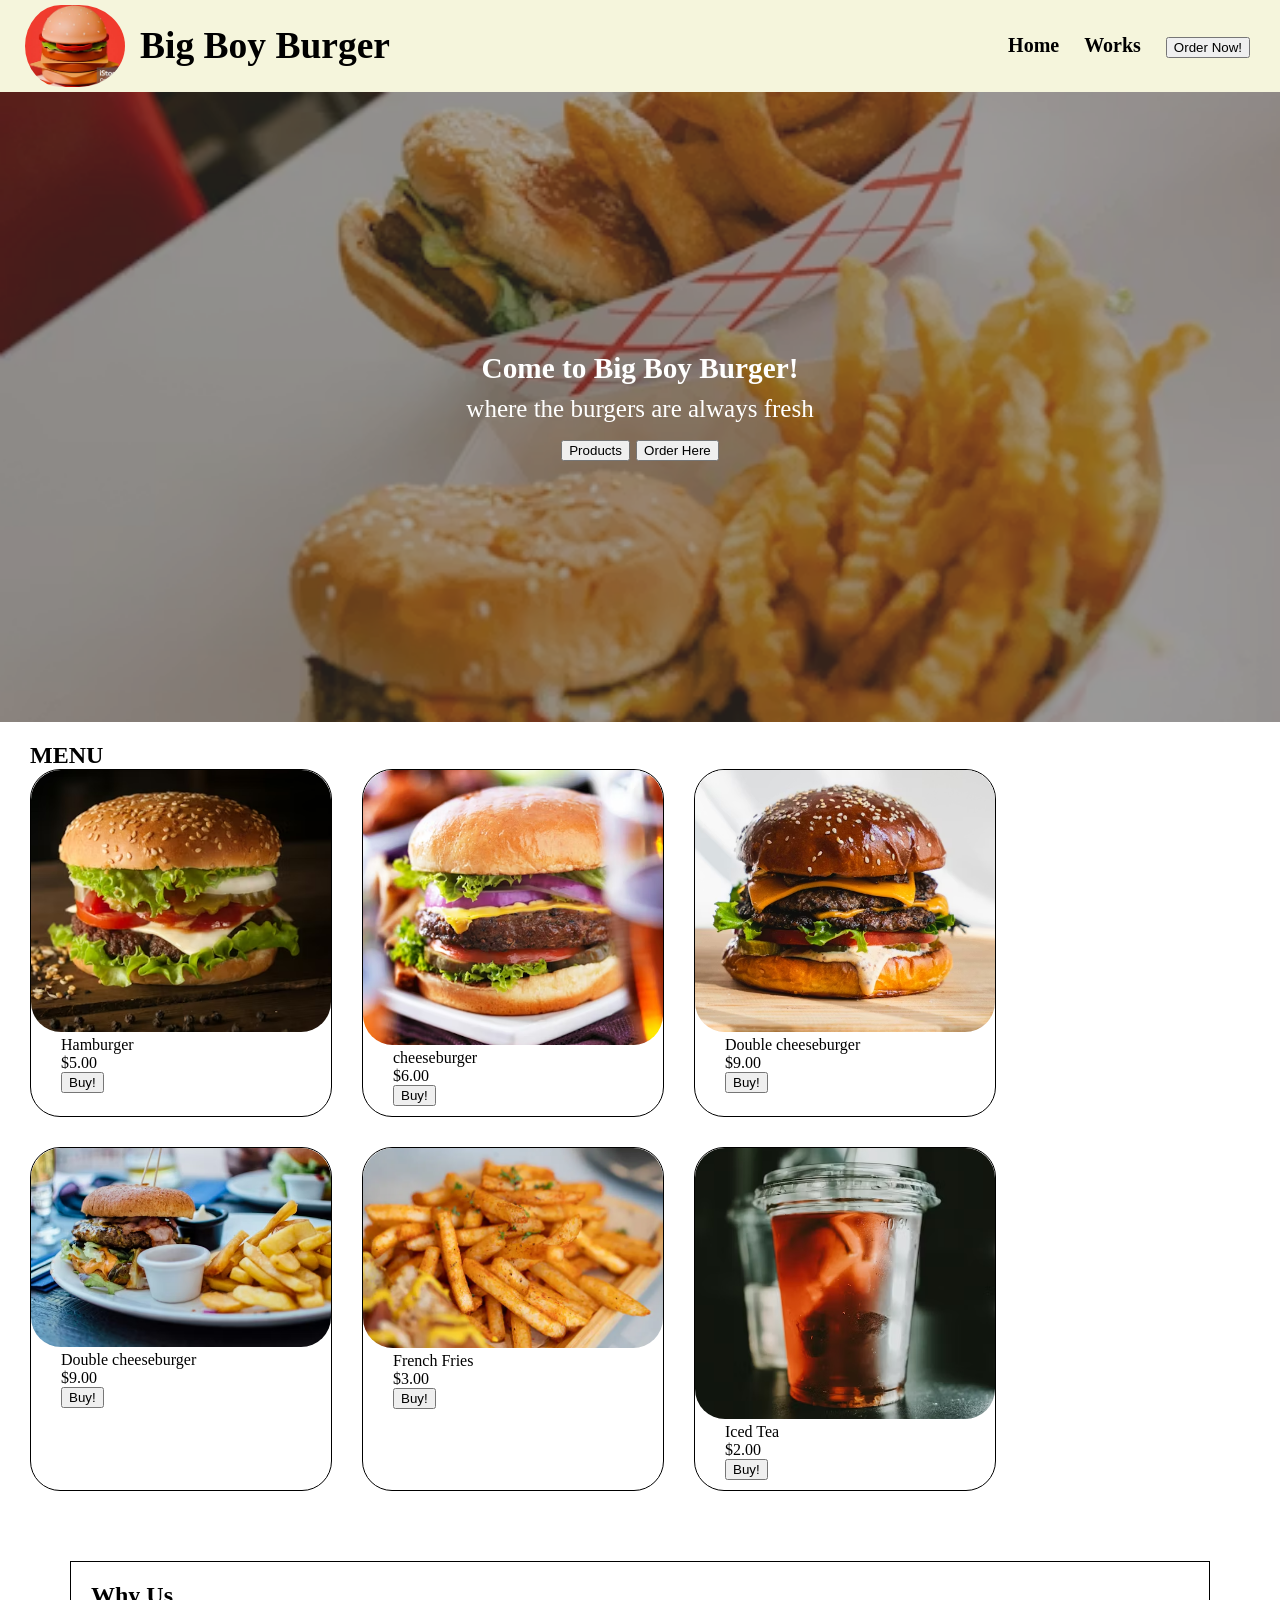
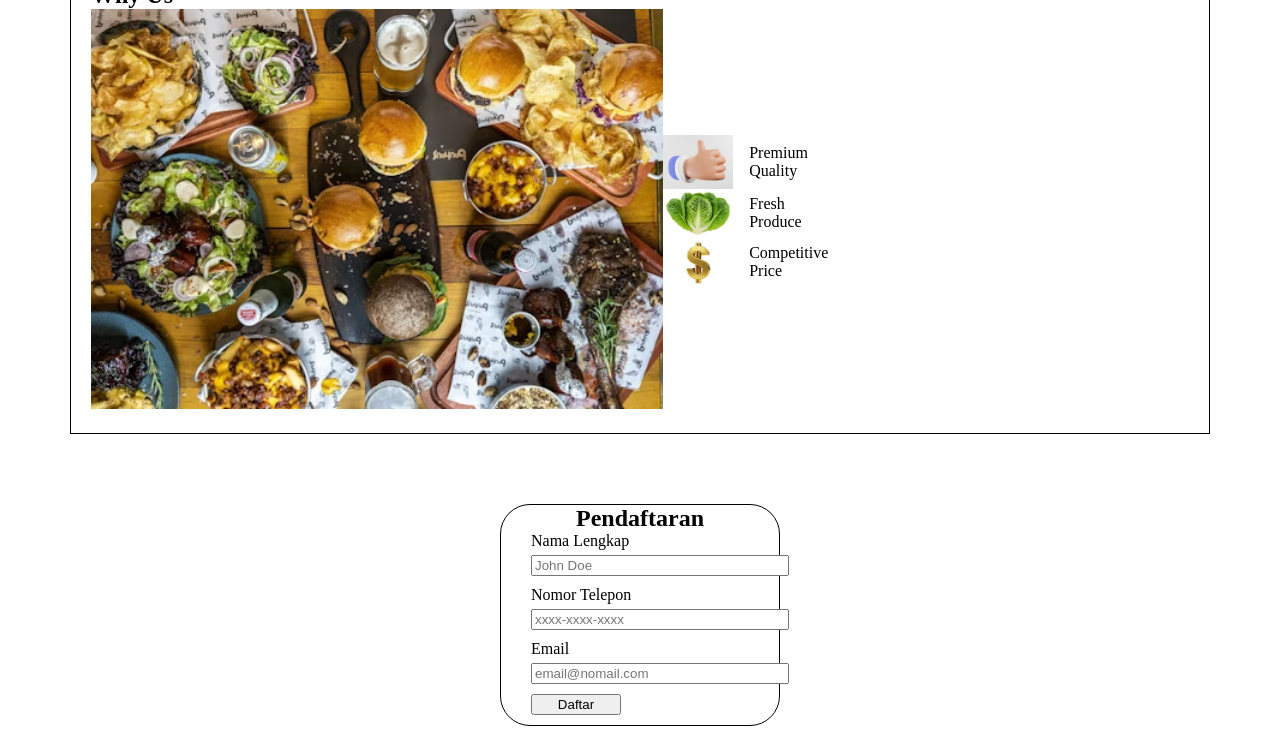
<file: index.html>
<!DOCTYPE html>
<html lang="en">

<head>
    <meta charset="UTF-8">
    <meta name="viewport" content="width=device-width, initial-scale=1.0">
    <title>Document</title>
    <link rel="stylesheet" href="styles.css">
</head>

<body>

    <header>
        <div class="brand">
            <img src="burger logo.png" alt="burger logo">
            <h2>Big Boy Burger</h2>
        </div>

        <nav class="header-link">
            <ul>
                <li>Home</li>
                <li>Works</li>
                <li><button>Order Now!</button></li>
            </ul>
        </nav>

    </header>

    <section class="hero">
        <img src="burger-bg.png" alt="burger bg">

        <div class="hero-text">
            <h3>Come to Big Boy Burger!</h3>
            <p>where the burgers are always fresh</p>



            <nav>
                <button>Products</button>
                <button>Order Here</button>
            </nav>

        </div>

    </section>

    <section class="menu">
        <h2>MENU</h2>
        <div class="product">
            <div class="card">
                <img src="burger1.png" alt="hamburger">
                <div class="card-text">
                    <p>Hamburger</p>
                    <p>$5.00</p>
                    <button>Buy!</button>
                </div>
            </div>

            <div class="card">
                <img src="burger2.png" alt="cheeseburger">
                <div class="card-text">
                    <p>cheeseburger</p>
                    <p>$6.00</p>
                    <button>Buy!</button>
                </div>
            </div>

            <div class="card">
                <img src="burger3.png" alt="double cheeseburger">
                <div class="card-text">
                    <p>Double cheeseburger</p>
                    <p>$9.00</p>
                    <button>Buy!</button>
                </div>
            </div>

            <div class="card">
                <img src="combo meal.png" alt="combo 1">
                <div class="card-text">
                    <p>Double cheeseburger</p>
                    <p>$9.00</p>
                    <button>Buy!</button>
                </div>
            </div>

            <div class="card">
                <img src="fries.png" alt="fries">
                <div class="card-text">
                    <p>French Fries</p>
                    <p>$3.00</p>
                    <button>Buy!</button>
                </div>
            </div>

            <div class="card">
                <img src="drink 1.png" alt="ice tea">
                <div class="card-text">
                    <p>Iced Tea</p>
                    <p>$2.00</p>
                    <button>Buy!</button>
                </div>
            </div>
        </div>

    </section>

    <section class="why">

        <div>
            <h2>Why Us</h2>
            <div class="why-side">
                <div class="right-side">
                    <img src="why-photo.png" alt="photo">
                </div>

                <div class="left-side">
                    <div class="description">
                        <img src="thumb.png" alt="thumb">
                        <p>Premium Quality</p>


                    </div>

                    <div class="description">
                        <img src="fresh.png" alt="fresh">
                        <p>Fresh Produce</p>

                    </div>

                    <div class="description">
                        <img src="dollar.png" alt="cheap">
                        <p>Competitive Price</p>

                    </div>


                </div>
            </div>
        </div>

    </section>

    <section>
        <form action="">
            <h2>Pendaftaran</h2>
            <div>
                <label for="nlengkap">Nama Lengkap</label>
                <input type="text" id="nlengkap" name="nlengkap" placeholder="John Doe">
            </div>


            <div>
                <label for="notelepon">Nomor Telepon</label>
                <input type="text" id="notelepon" name="notelepon" placeholder="xxxx-xxxx-xxxx">
            </div>

            <div>
                <label for="email">Email</label>
                <input type="text" id="email" name="email" placeholder="email@nomail.com">
            </div>

            <div class="submit">
                <input type="submit" value="Daftar">
            </div>


        </form>
    </section>

</body>

</html>
</file>
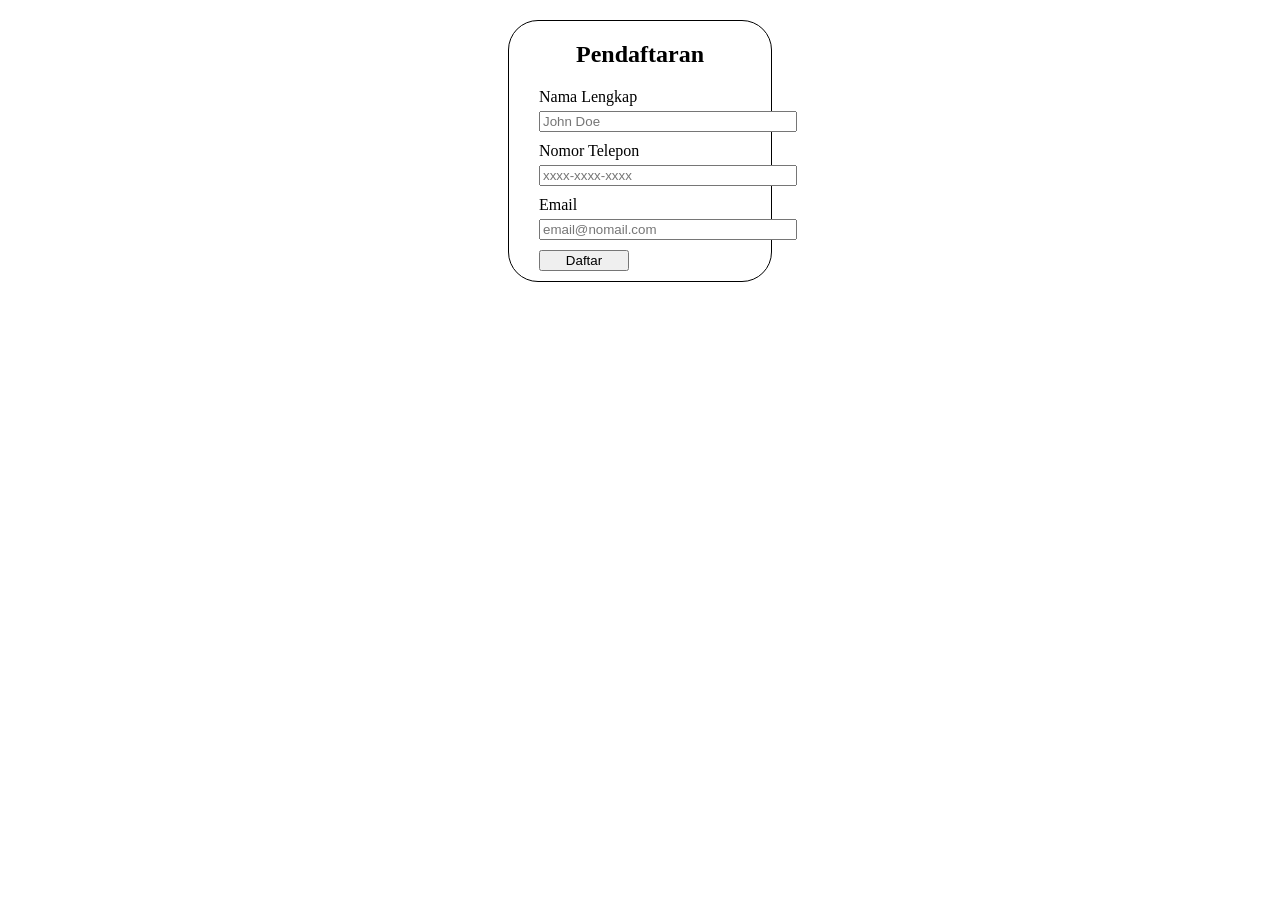
<file: form.html>
<!DOCTYPE html>
<html lang="en">
<head>
    <meta charset="UTF-8">
    <meta name="viewport" content="width=device-width, initial-scale=1.0">
    <title>Document</title>
</head>

<style>
    form{
        border: 1px solid black;
        margin: 20px 500px;
        border-radius: 30px;
    }
    form h2{
        display: flex;
        justify-content: center;
    }

    form div{
        display: flex;
        flex-direction: column;
        padding-left: 30px;
        gap: 5px;
        margin-bottom: 10px;
        
    }

    form div input{
        width: 250px;
    }
    input[type="submit"]{
        width: 90px;
    }

    
</style>
<body>

    <form action="">
        <h2>Pendaftaran</h2>
        <div>
            <label for="nlengkap">Nama Lengkap</label>
            <input type="text" id="nlengkap" name="nlengkap" placeholder="John Doe">
        </div>
        

        <div>
            <label for="notelepon">Nomor Telepon</label>
            <input type="text" id="notelepon" name="notelepon" placeholder="xxxx-xxxx-xxxx">
        </div>
        
        <div>
            <label for="email">Email</label>
            <input type="text" id="email" name="email" placeholder="email@nomail.com">
        </div>

        <div class="submit">            
            <input type="submit" value="Daftar">
        </div>


    </form>





</body>
</html>
</file>
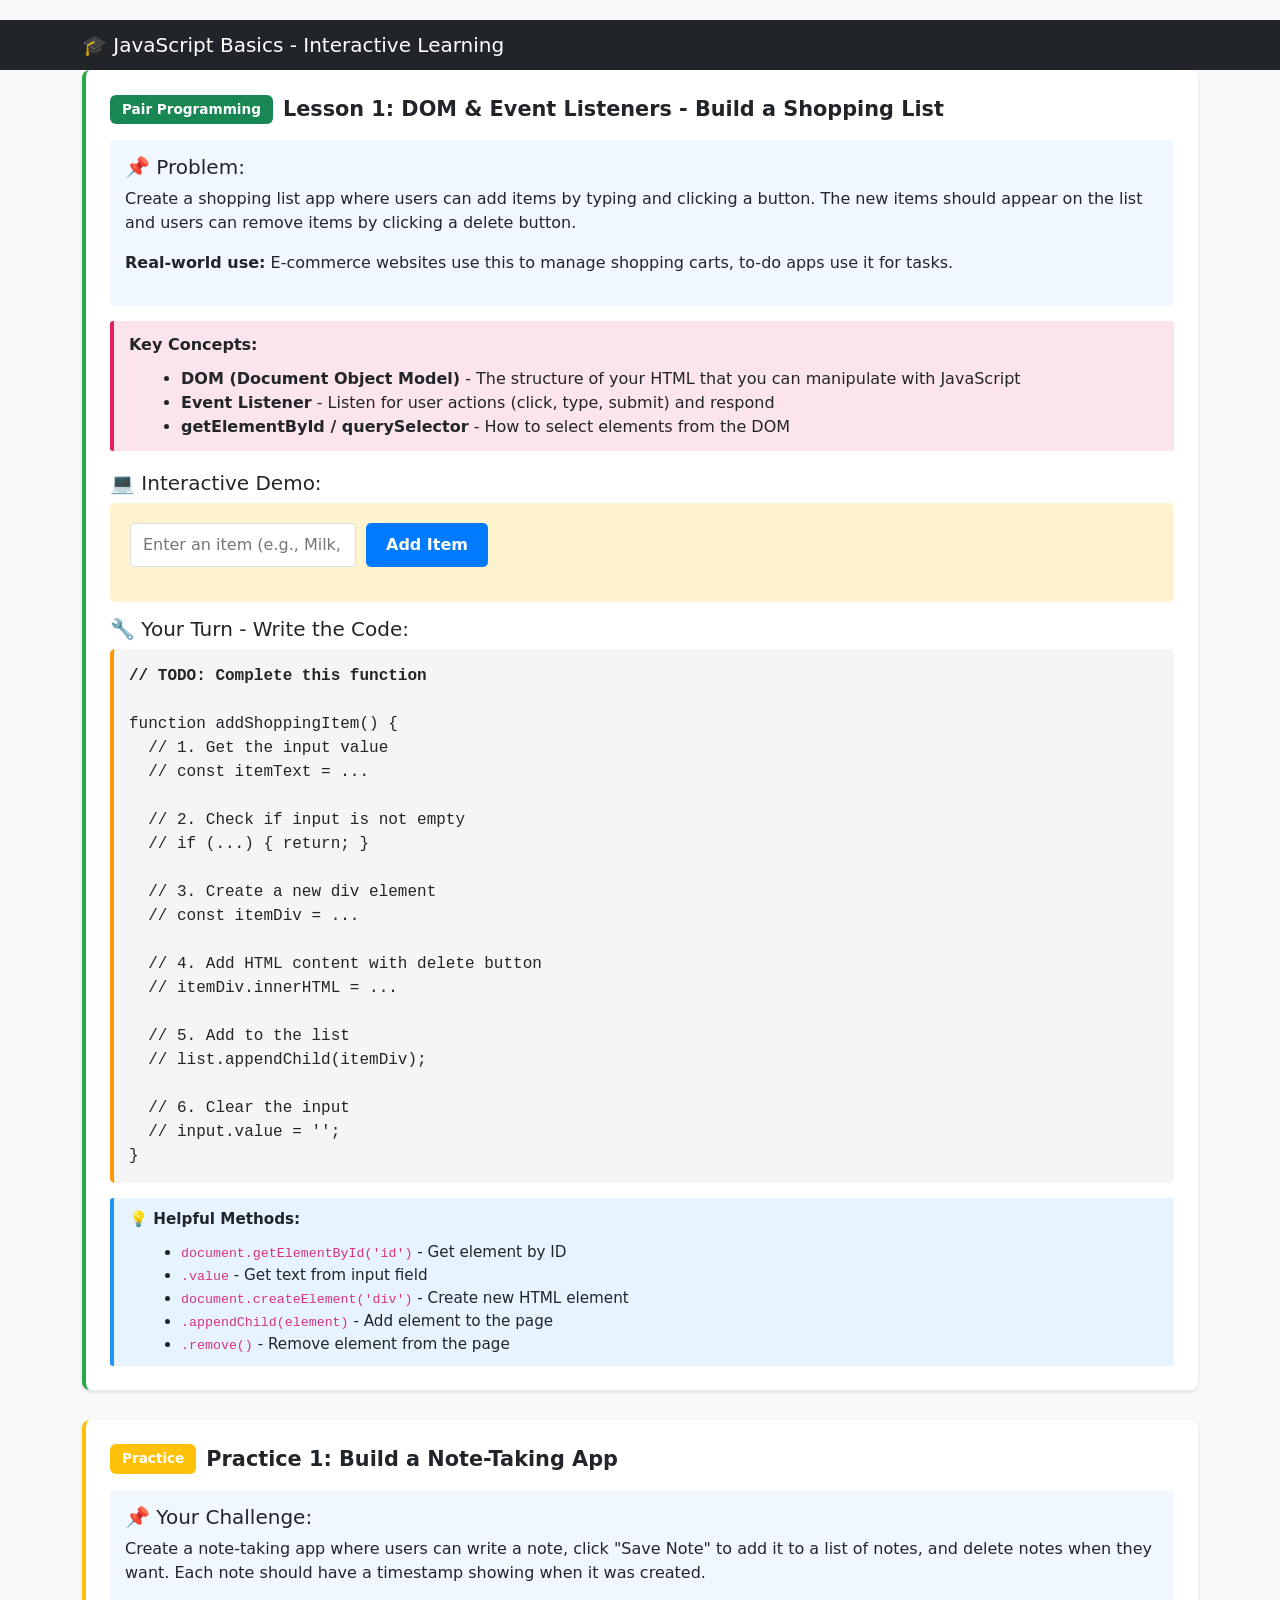
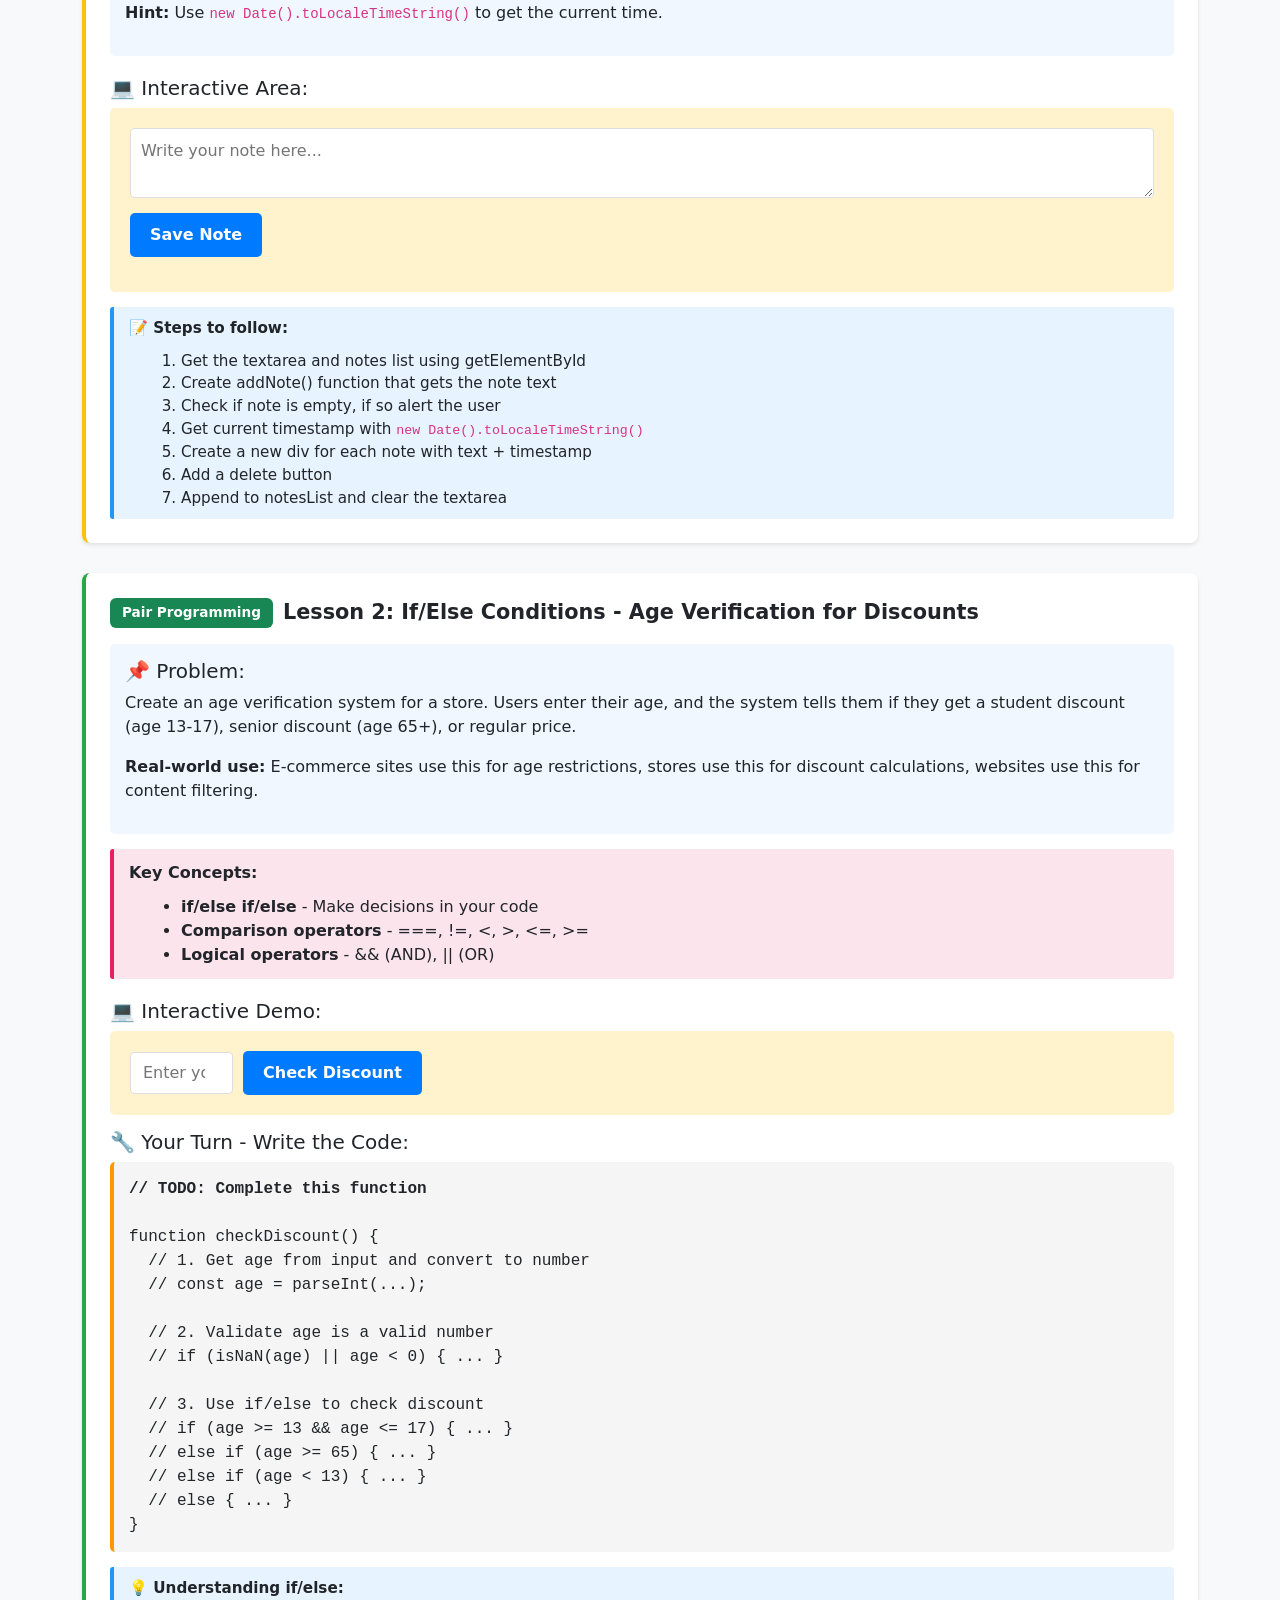
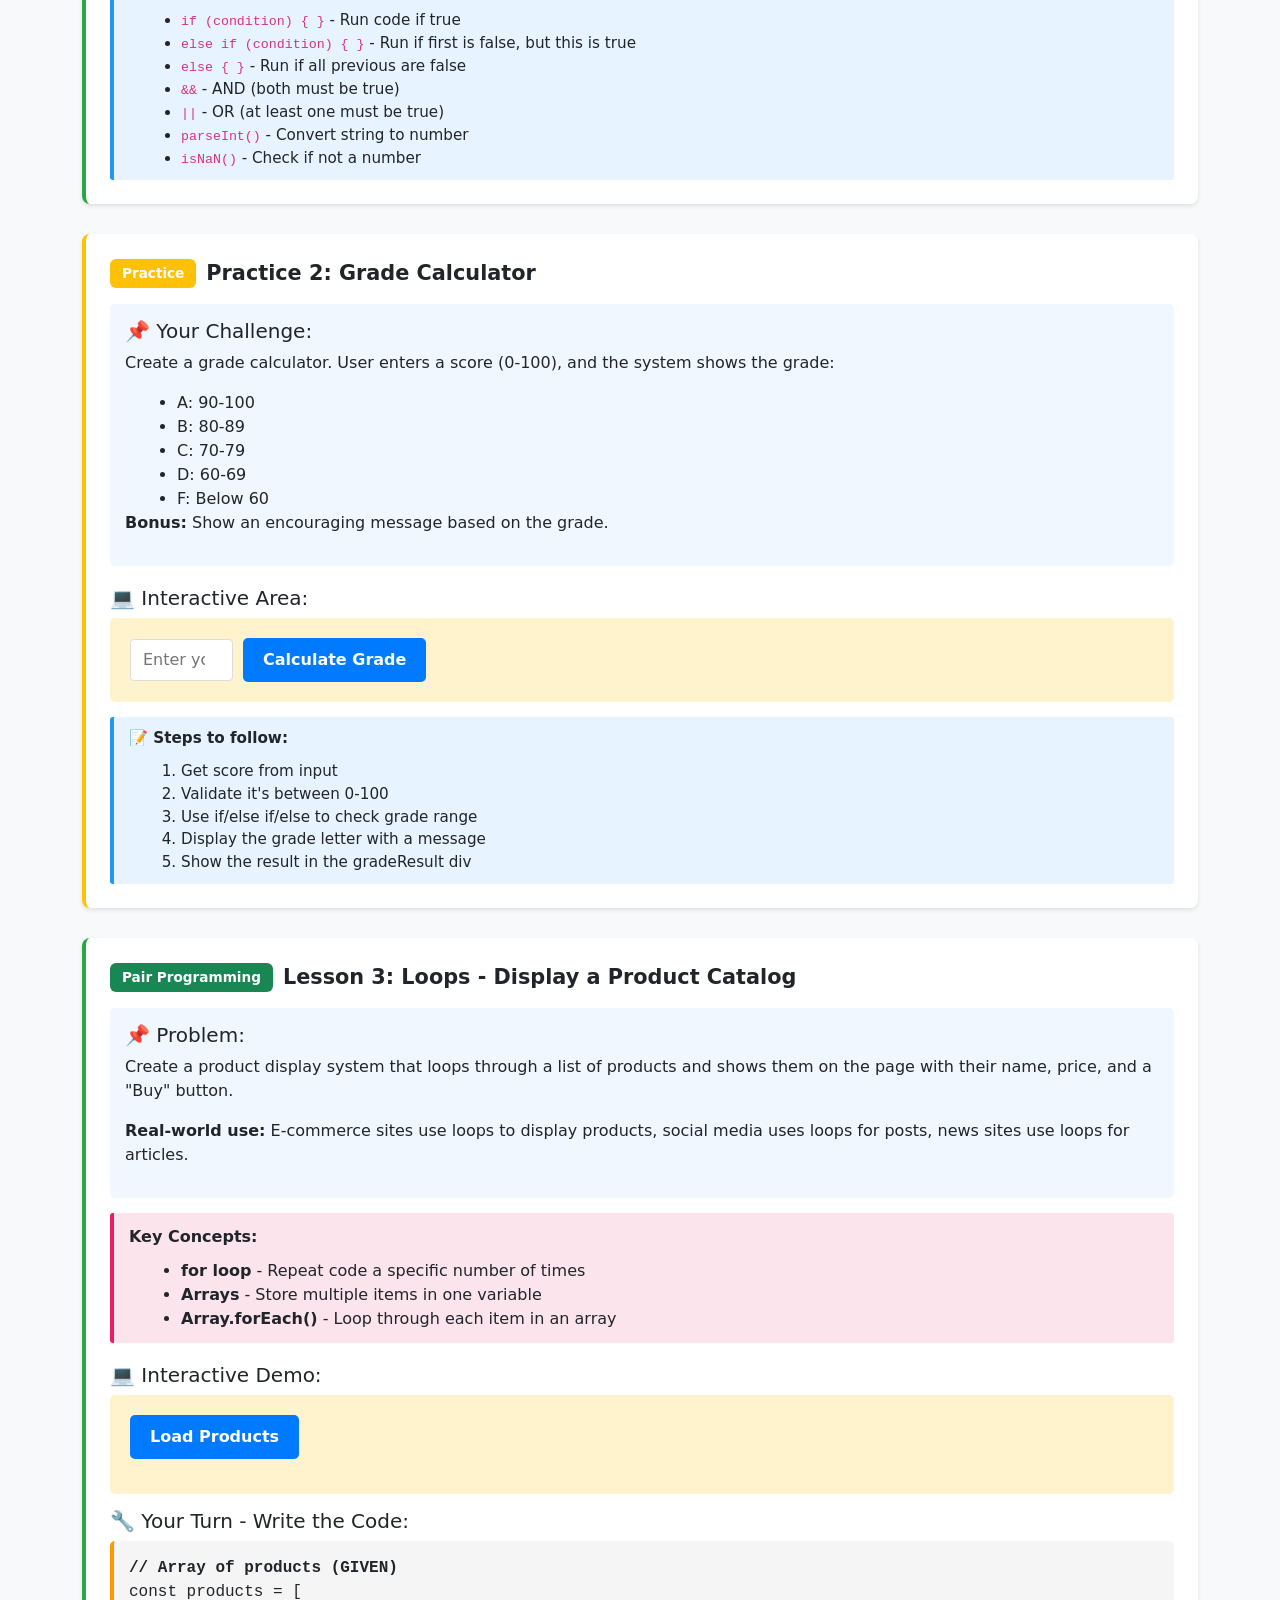
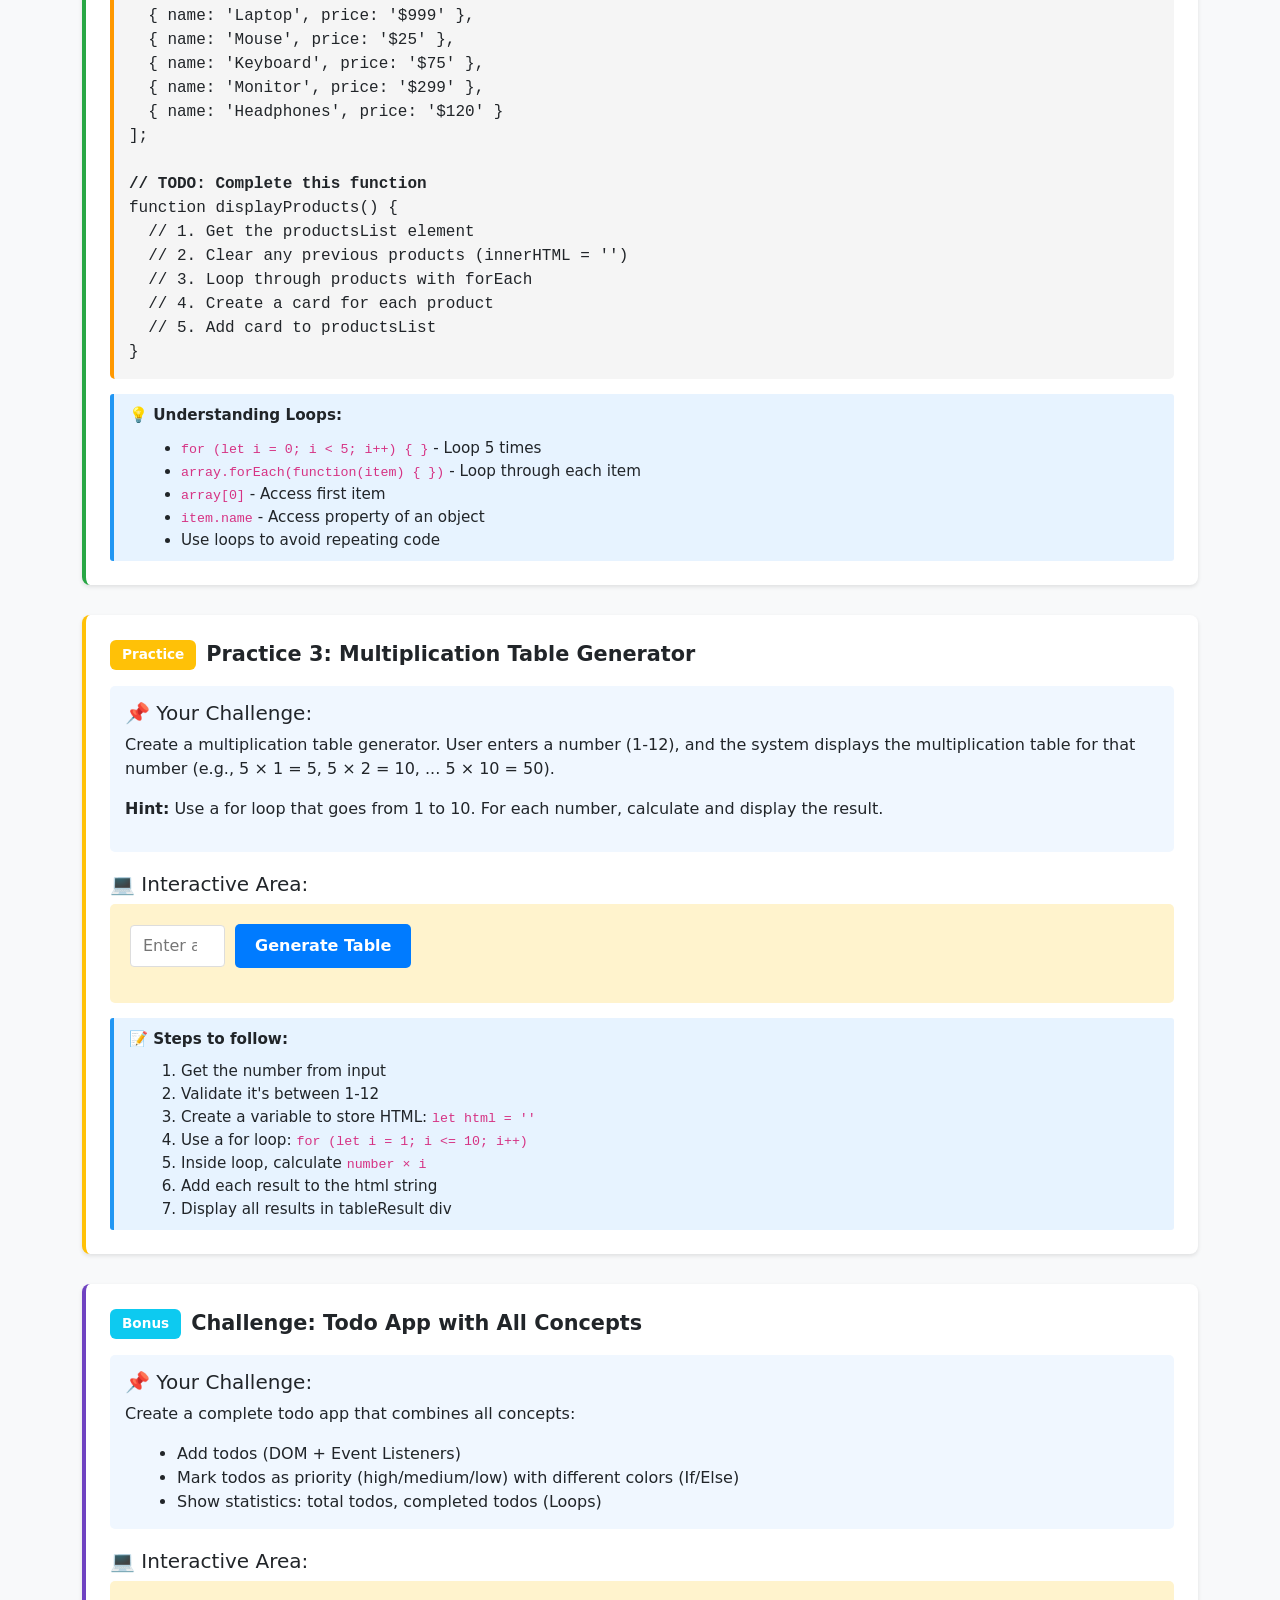
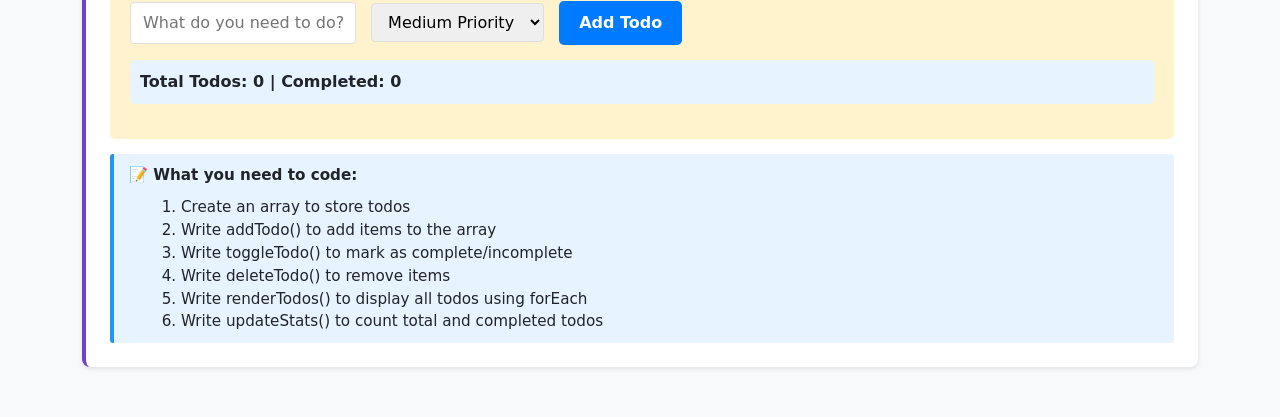
<file: JS practice/javascript.html>
<!DOCTYPE html>
<html lang="en">

<head>
    <meta charset="UTF-8">
    <meta name="viewport" content="width=device-width, initial-scale=1.0">
    <title>JavaScript Basics - Interactive Learning Module</title>
    <link href="https://cdn.jsdelivr.net/npm/bootstrap@5.3.8/dist/css/bootstrap.min.css" rel="stylesheet"
        integrity="sha384-sRIl4kxILFvY47J16cr9ZwB07vP4J8+LH7qKQnuqkuIAvNWLzeN8tE5YBujZqJLB" crossorigin="anonymous">
    <link rel="stylesheet" href="styles.css">
    <style>
       
    </style>
</head>

<body>
    <nav class="navbar bg-dark sticky-top" data-bs-theme="dark">
        <div class="container-lg">
            <span class="navbar-brand mb-0 h1">🎓 JavaScript Basics - Interactive Learning</span>
        </div>
    </nav>

    <div class="container-lg">
        <!-- LESSON 1: DOM & EVENT LISTENERS -->
        <div class="lesson-card pair-programming">
            <div class="p-4">
                <div class="lesson-title">
                    <span class="badge bg-success badge-lesson">Pair Programming</span>
                    Lesson 1: DOM & Event Listeners - Build a Shopping List
                </div>

                <div class="problem-section">
                    <h5>📌 Problem:</h5>
                    <p>Create a shopping list app where users can add items by typing and clicking a button. The new items
                        should appear on the list and users can remove items by clicking a delete button.</p>
                    <p><strong>Real-world use:</strong> E-commerce websites use this to manage shopping carts, to-do apps
                        use it for tasks.</p>
                </div>

                <div class="key-concept">
                    <strong>Key Concepts:</strong>
                    <ul style="margin: 10px 0 0 20px;">
                        <li><strong>DOM (Document Object Model)</strong> - The structure of your HTML that you can
                            manipulate with JavaScript</li>
                        <li><strong>Event Listener</strong> - Listen for user actions (click, type, submit) and respond
                        </li>
                        <li><strong>getElementById / querySelector</strong> - How to select elements from the DOM</li>
                    </ul>
                </div>

                <h5 style="margin-top: 20px;">💻 Interactive Demo:</h5>
                <div class="interactive-area">
                    <div style="display: flex; gap: 10px; margin-bottom: 15px;">
                        <input type="text" id="shoppingInput" placeholder="Enter an item (e.g., Milk, Bread)">
                        <button class="btn-primary-custom" onclick="addShoppingItem()">Add Item</button>
                    </div>
                    <div id="shoppingList"></div>
                </div>

                <h5>🔧 Your Turn - Write the Code:</h5>
                <div class="code-template">
                    <strong>// TODO: Complete this function</strong><br><br>
                    function addShoppingItem() {<br>
                    &nbsp;&nbsp;// 1. Get the input value<br>
                    &nbsp;&nbsp;// const itemText = ...<br>
                    <br>
                    &nbsp;&nbsp;// 2. Check if input is not empty<br>
                    &nbsp;&nbsp;// if (...) { return; }<br>
                    <br>
                    &nbsp;&nbsp;// 3. Create a new div element<br>
                    &nbsp;&nbsp;// const itemDiv = ...<br>
                    <br>
                    &nbsp;&nbsp;// 4. Add HTML content with delete button<br>
                    &nbsp;&nbsp;// itemDiv.innerHTML = ...<br>
                    <br>
                    &nbsp;&nbsp;// 5. Add to the list<br>
                    &nbsp;&nbsp;// list.appendChild(itemDiv);<br>
                    <br>
                    &nbsp;&nbsp;// 6. Clear the input<br>
                    &nbsp;&nbsp;// input.value = '';<br>
                    }
                </div>

                <div class="hint">
                    <strong>💡 Helpful Methods:</strong>
                    <ul style="margin: 10px 0 0 20px; font-size: 0.95rem;">
                        <li><code>document.getElementById('id')</code> - Get element by ID</li>
                        <li><code>.value</code> - Get text from input field</li>
                        <li><code>document.createElement('div')</code> - Create new HTML element</li>
                        <li><code>.appendChild(element)</code> - Add element to the page</li>
                        <li><code>.remove()</code> - Remove element from the page</li>
                    </ul>
                </div>
            </div>
        </div>

        <!-- PRACTICE 1 -->
        <div class="lesson-card practice">
            <div class="p-4">
                <div class="lesson-title">
                    <span class="badge bg-warning badge-lesson">Practice</span>
                    Practice 1: Build a Note-Taking App
                </div>

                <div class="problem-section">
                    <h5>📌 Your Challenge:</h5>
                    <p>Create a note-taking app where users can write a note, click "Save Note" to add it to a list of
                        notes, and delete notes when they want. Each note should have a timestamp showing when it was
                        created.</p>
                    <p><strong>Hint:</strong> Use <code>new Date().toLocaleTimeString()</code> to get the current time.</p>
                </div>

                <h5 style="margin-top: 20px;">💻 Interactive Area:</h5>
                <div class="interactive-area">
                    <div style="display: flex; gap: 10px; margin-bottom: 15px; flex-wrap: wrap;">
                        <textarea id="noteInput" placeholder="Write your note here..." style="flex: 1; min-height: 60px; padding: 10px; border: 1px solid #ddd; border-radius: 4px;"></textarea>
                    </div>
                    <button class="btn-primary-custom" onclick="addNote()">Save Note</button>
                    <div id="notesList" style="margin-top: 15px;"></div>
                </div>

                <div class="hint">
                    <strong>📝 Steps to follow:</strong>
                    <ol style="margin: 10px 0 0 20px; font-size: 0.95rem;">
                        <li>Get the textarea and notes list using getElementById</li>
                        <li>Create addNote() function that gets the note text</li>
                        <li>Check if note is empty, if so alert the user</li>
                        <li>Get current timestamp with <code>new Date().toLocaleTimeString()</code></li>
                        <li>Create a new div for each note with text + timestamp</li>
                        <li>Add a delete button</li>
                        <li>Append to notesList and clear the textarea</li>
                    </ol>
                </div>
            </div>
        </div>

        <!-- LESSON 2: IF/ELSE CONDITIONS -->
        <div class="lesson-card pair-programming">
            <div class="p-4">
                <div class="lesson-title">
                    <span class="badge bg-success badge-lesson">Pair Programming</span>
                    Lesson 2: If/Else Conditions - Age Verification for Discounts
                </div>

                <div class="problem-section">
                    <h5>📌 Problem:</h5>
                    <p>Create an age verification system for a store. Users enter their age, and the system tells them
                        if they get a student discount (age 13-17), senior discount (age 65+), or regular price.</p>
                    <p><strong>Real-world use:</strong> E-commerce sites use this for age restrictions, stores use this
                        for discount calculations, websites use this for content filtering.</p>
                </div>

                <div class="key-concept">
                    <strong>Key Concepts:</strong>
                    <ul style="margin: 10px 0 0 20px;">
                        <li><strong>if/else if/else</strong> - Make decisions in your code</li>
                        <li><strong>Comparison operators</strong> - ===, !=, &lt;, &gt;, &lt;=, &gt;=</li>
                        <li><strong>Logical operators</strong> - && (AND), || (OR)</li>
                    </ul>
                </div>

                <h5 style="margin-top: 20px;">💻 Interactive Demo:</h5>
                <div class="interactive-area">
                    <div style="display: flex; gap: 10px; align-items: center;">
                        <input type="number" id="ageInput" placeholder="Enter your age" min="1" max="150">
                        <button class="btn-primary-custom" onclick="checkDiscount()">Check Discount</button>
                    </div>
                    <div id="discountResult"></div>
                </div>

                <h5>🔧 Your Turn - Write the Code:</h5>
                <div class="code-template">
                    <strong>// TODO: Complete this function</strong><br><br>
                    function checkDiscount() {<br>
                    &nbsp;&nbsp;// 1. Get age from input and convert to number<br>
                    &nbsp;&nbsp;// const age = parseInt(...);<br>
                    <br>
                    &nbsp;&nbsp;// 2. Validate age is a valid number<br>
                    &nbsp;&nbsp;// if (isNaN(age) || age &lt; 0) { ... }<br>
                    <br>
                    &nbsp;&nbsp;// 3. Use if/else to check discount<br>
                    &nbsp;&nbsp;// if (age &gt;= 13 && age &lt;= 17) { ... }<br>
                    &nbsp;&nbsp;// else if (age &gt;= 65) { ... }<br>
                    &nbsp;&nbsp;// else if (age &lt; 13) { ... }<br>
                    &nbsp;&nbsp;// else { ... }<br>
                    }
                </div>

                <div class="hint">
                    <strong>💡 Understanding if/else:</strong>
                    <ul style="margin: 10px 0 0 20px; font-size: 0.95rem;">
                        <li><code>if (condition) { }</code> - Run code if true</li>
                        <li><code>else if (condition) { }</code> - Run if first is false, but this is true</li>
                        <li><code>else { }</code> - Run if all previous are false</li>
                        <li><code>&&</code> - AND (both must be true)</li>
                        <li><code>||</code> - OR (at least one must be true)</li>
                        <li><code>parseInt()</code> - Convert string to number</li>
                        <li><code>isNaN()</code> - Check if not a number</li>
                    </ul>
                </div>
            </div>
        </div>

        <!-- PRACTICE 2 -->
        <div class="lesson-card practice">
            <div class="p-4">
                <div class="lesson-title">
                    <span class="badge bg-warning badge-lesson">Practice</span>
                    Practice 2: Grade Calculator
                </div>

                <div class="problem-section">
                    <h5>📌 Your Challenge:</h5>
                    <p>Create a grade calculator. User enters a score (0-100), and the system shows the grade:</p>
                    <ul style="margin: 10px 0 0 20px;">
                        <li>A: 90-100</li>
                        <li>B: 80-89</li>
                        <li>C: 70-79</li>
                        <li>D: 60-69</li>
                        <li>F: Below 60</li>
                    </ul>
                    <p><strong>Bonus:</strong> Show an encouraging message based on the grade.</p>
                </div>

                <h5 style="margin-top: 20px;">💻 Interactive Area:</h5>
                <div class="interactive-area">
                    <div style="display: flex; gap: 10px; align-items: center; flex-wrap: wrap;">
                        <input type="number" id="scoreInput" placeholder="Enter your score (0-100)" min="0" max="100">
                        <button class="btn-primary-custom" onclick="calculateGrade()">Calculate Grade</button>
                    </div>
                    <div id="gradeResult"></div>
                </div>

                <div class="hint">
                    <strong>📝 Steps to follow:</strong>
                    <ol style="margin: 10px 0 0 20px; font-size: 0.95rem;">
                        <li>Get score from input</li>
                        <li>Validate it's between 0-100</li>
                        <li>Use if/else if/else to check grade range</li>
                        <li>Display the grade letter with a message</li>
                        <li>Show the result in the gradeResult div</li>
                    </ol>
                </div>
            </div>
        </div>

        <!-- LESSON 3: LOOPS -->
        <div class="lesson-card pair-programming">
            <div class="p-4">
                <div class="lesson-title">
                    <span class="badge bg-success badge-lesson">Pair Programming</span>
                    Lesson 3: Loops - Display a Product Catalog
                </div>

                <div class="problem-section">
                    <h5>📌 Problem:</h5>
                    <p>Create a product display system that loops through a list of products and shows them on the page
                        with their name, price, and a "Buy" button.</p>
                    <p><strong>Real-world use:</strong> E-commerce sites use loops to display products, social media
                        uses loops for posts, news sites use loops for articles.</p>
                </div>

                <div class="key-concept">
                    <strong>Key Concepts:</strong>
                    <ul style="margin: 10px 0 0 20px;">
                        <li><strong>for loop</strong> - Repeat code a specific number of times</li>
                        <li><strong>Arrays</strong> - Store multiple items in one variable</li>
                        <li><strong>Array.forEach()</strong> - Loop through each item in an array</li>
                    </ul>
                </div>

                <h5 style="margin-top: 20px;">💻 Interactive Demo:</h5>
                <div class="interactive-area">
                    <button class="btn-primary-custom" onclick="displayProducts()">Load Products</button>
                    <div id="productsList" style="margin-top: 15px; display: grid; grid-template-columns: repeat(auto-fit, minmax(250px, 1fr)); gap: 15px;"></div>
                </div>

                <h5>🔧 Your Turn - Write the Code:</h5>
                <div class="code-template">
                    <strong>// Array of products (GIVEN)</strong><br>
                    const products = [<br>
                    &nbsp;&nbsp;{ name: 'Laptop', price: '$999' },<br>
                    &nbsp;&nbsp;{ name: 'Mouse', price: '$25' },<br>
                    &nbsp;&nbsp;{ name: 'Keyboard', price: '$75' },<br>
                    &nbsp;&nbsp;{ name: 'Monitor', price: '$299' },<br>
                    &nbsp;&nbsp;{ name: 'Headphones', price: '$120' }<br>
                    ];<br><br>
                    <strong>// TODO: Complete this function</strong><br>
                    function displayProducts() {<br>
                    &nbsp;&nbsp;// 1. Get the productsList element<br>
                    &nbsp;&nbsp;// 2. Clear any previous products (innerHTML = '')<br>
                    &nbsp;&nbsp;// 3. Loop through products with forEach<br>
                    &nbsp;&nbsp;// 4. Create a card for each product<br>
                    &nbsp;&nbsp;// 5. Add card to productsList<br>
                    }
                </div>

                <div class="hint">
                    <strong>💡 Understanding Loops:</strong>
                    <ul style="margin: 10px 0 0 20px; font-size: 0.95rem;">
                        <li><code>for (let i = 0; i &lt; 5; i++) { }</code> - Loop 5 times</li>
                        <li><code>array.forEach(function(item) { })</code> - Loop through each item</li>
                        <li><code>array[0]</code> - Access first item</li>
                        <li><code>item.name</code> - Access property of an object</li>
                        <li>Use loops to avoid repeating code</li>
                    </ul>
                </div>
            </div>
        </div>

        <!-- PRACTICE 3 -->
        <div class="lesson-card practice">
            <div class="p-4">
                <div class="lesson-title">
                    <span class="badge bg-warning badge-lesson">Practice</span>
                    Practice 3: Multiplication Table Generator
                </div>

                <div class="problem-section">
                    <h5>📌 Your Challenge:</h5>
                    <p>Create a multiplication table generator. User enters a number (1-12), and the system displays the
                        multiplication table for that number (e.g., 5 × 1 = 5, 5 × 2 = 10, ... 5 × 10 = 50).</p>
                    <p><strong>Hint:</strong> Use a for loop that goes from 1 to 10. For each number, calculate and
                        display the result.</p>
                </div>

                <h5 style="margin-top: 20px;">💻 Interactive Area:</h5>
                <div class="interactive-area">
                    <div style="display: flex; gap: 10px; align-items: center; flex-wrap: wrap;">
                        <input type="number" id="tableInput" placeholder="Enter a number (1-12)" min="1" max="12">
                        <button class="btn-primary-custom" onclick="generateTable()">Generate Table</button>
                    </div>
                    <div id="tableResult" style="margin-top: 15px;"></div>
                </div>

                <div class="hint">
                    <strong>📝 Steps to follow:</strong>
                    <ol style="margin: 10px 0 0 20px; font-size: 0.95rem;">
                        <li>Get the number from input</li>
                        <li>Validate it's between 1-12</li>
                        <li>Create a variable to store HTML: <code>let html = ''</code></li>
                        <li>Use a for loop: <code>for (let i = 1; i &lt;= 10; i++)</code></li>
                        <li>Inside loop, calculate <code>number × i</code></li>
                        <li>Add each result to the html string</li>
                        <li>Display all results in tableResult div</li>
                    </ol>
                </div>
            </div>
        </div>

        <!-- BONUS: COMBINED CHALLENGE -->
        <div class="lesson-card" style="border-left-color: #6f42c1;">
            <div class="p-4">
                <div class="lesson-title">
                    <span class="badge bg-info badge-lesson">Bonus</span>
                    Challenge: Todo App with All Concepts
                </div>

                <div class="problem-section">
                    <h5>📌 Your Challenge:</h5>
                    <p>Create a complete todo app that combines all concepts:</p>
                    <ul style="margin: 10px 0 0 20px;">
                        <li>Add todos (DOM + Event Listeners)</li>
                        <li>Mark todos as priority (high/medium/low) with different colors (If/Else)</li>
                        <li>Show statistics: total todos, completed todos (Loops)</li>
                    </ul>
                </div>

                <h5 style="margin-top: 20px;">💻 Interactive Area:</h5>
                <div class="interactive-area">
                    <div style="margin-bottom: 15px;">
                        <input type="text" id="todoInput" placeholder="What do you need to do?">
                        <select id="prioritySelect" style="margin-left: 10px;">
                            <option value="low">Low Priority</option>
                            <option value="medium" selected>Medium Priority</option>
                            <option value="high">High Priority</option>
                        </select>
                        <button class="btn-primary-custom" onclick="addTodo()" style="margin-left: 10px;">Add Todo</button>
                    </div>
                    <div id="todoStats" style="margin-bottom: 15px; padding: 10px; background: #e7f3ff; border-radius: 5px;">
                        <strong>Total Todos: <span id="totalCount">0</span> | Completed: <span id="completedCount">0</span></strong>
                    </div>
                    <div id="todosList"></div>
                </div>

                <div class="hint">
                    <strong>📝 What you need to code:</strong>
                    <ol style="margin: 10px 0 0 20px; font-size: 0.95rem;">
                        <li>Create an array to store todos</li>
                        <li>Write addTodo() to add items to the array</li>
                        <li>Write toggleTodo() to mark as complete/incomplete</li>
                        <li>Write deleteTodo() to remove items</li>
                        <li>Write renderTodos() to display all todos using forEach</li>
                        <li>Write updateStats() to count total and completed todos</li>
                    </ol>
                </div>
            </div>
        </div>

    </div>

    <script src="javascript.js"></script>
</body>

</html>
</file>
<file: styles.css>
*{
    margin: 0;
}

header{
    display: flex;
    background-color: beige;
    justify-content: space-between;
    align-items: center;
    }

.brand{
    display: flex;
    align-items: center;
    gap: 15px;
    padding-left: 15px;
    font-size: 25px;
    font-weight: bold;
}

.brand img{
    width: 100px;
    border-radius: 100px;
    padding-bottom: 5px;
    padding-top: 5px;
    padding-left: 10px;
}

nav ul{
    display: flex;
    list-style: none;
    gap: 25px;
    padding-right: 30px;
    font-size: 20px;
    font-weight: bold;
    
}


.hero{
     position: relative;
    height: 70vh;
    /* background-color: red; */
    color: white;
    display: flex;
    justify-content: center;
    align-items: center;
}

.hero img {
    position: absolute;
    top: 0;
    left: 0;
    z-index: -1;
    width: 100%;
    height: 100%;
    object-fit: cover;
    filter: brightness(0.6) opacity(90%);
}

.hero-text{
    display: flex;
    justify-content: center;
    align-items: center;
    flex-direction: column;
    font-size: 25px;
    gap: 10px; 
}

.menu{
    padding-left: 30px;
    padding-top: 20px;
}
.product{
    display: flex;
    flex-wrap: wrap;
    gap: 30px;
}

.card{
    border: 1px solid black;
    border-radius: 30px;
}

.card img{
    width: 300px;
    object-fit: cover;
    border-radius: 30px;
}

.card-text{
    padding-left: 30px;
    padding-bottom: 10px;
}

.why{
    margin: 70px;
    padding: 20px;
    border: 1px solid black;
    
}

.why-side{
    display: flex;
    justify-content: space-between;
    align-items: center;
    
}

.right-side img{
    width: 100%;
    height: 400px;
    object-fit: cover;
}

.left-side{
    display: flex;
    flex-direction: column;
    align-items: center;
    
}

.description{
    display: flex;
    align-items: center;
    gap: 1em;
    padding-right: 350px;


}

.left-side img{
    width: 70px;
    
}

.pendaftaran{
    border: 1px solid black;
    margin: 50px 100px;
    border-radius: 30px;
    }

.pendaftaran h2{
    display: flex;
    justify-content: center;
}

 form{
        border: 1px solid black;
        margin: 20px 500px;
        border-radius: 30px;
    }
form h2{
        display: flex;
        justify-content: center;
    }

    form div{
        display: flex;
        flex-direction: column;
        padding-left: 30px;
        gap: 5px;
        margin-bottom: 10px;
        
    }

    form div input{
        width: 250px;
    }
    input[type="submit"]{
        width: 90px;
    }
</file>
<file: JS practice/styles.css>
body {
            background-color: #f8f9fa;
            padding: 20px 0;
        }

        .lesson-card {
            background: white;
            border-left: 4px solid #007bff;
            margin-bottom: 30px;
            border-radius: 8px;
            box-shadow: 0 2px 4px rgba(0, 0, 0, 0.1);
        }

        .lesson-card.pair-programming {
            border-left-color: #28a745;
        }

        .lesson-card.practice {
            border-left-color: #ffc107;
        }

        .lesson-title {
            font-size: 1.3rem;
            font-weight: bold;
            margin-bottom: 15px;
            display: flex;
            align-items: center;
            gap: 10px;
        }

        .badge-lesson {
            font-size: 0.85rem;
            padding: 0.5rem 0.75rem;
        }

        .problem-section {
            background-color: #f0f7ff;
            padding: 15px;
            border-radius: 5px;
            margin-bottom: 15px;
        }

        .code-section {
            background-color: #282c34;
            color: #abb2bf;
            padding: 15px;
            border-radius: 5px;
            font-family: 'Courier New', monospace;
            font-size: 0.9rem;
            overflow-x: auto;
            margin-bottom: 15px;
            border: 2px dashed #ff6b6b;
        }

        .output-section {
            background-color: #e8f5e9;
            padding: 15px;
            border-radius: 5px;
            border-left: 3px solid #4caf50;
            margin-bottom: 15px;
        }

        .interactive-area {
            background-color: #fff3cd;
            padding: 20px;
            border-radius: 5px;
            margin-bottom: 15px;
        }

        .btn-primary-custom {
            background-color: #007bff;
            border: none;
            padding: 10px 20px;
            border-radius: 5px;
            color: white;
            cursor: pointer;
            font-weight: 600;
            margin-right: 10px;
        }

        .btn-primary-custom:hover {
            background-color: #0056b3;
        }

        input, select, textarea {
            padding: 8px 12px;
            border: 1px solid #ddd;
            border-radius: 4px;
            font-size: 1rem;
        }

        .list-item {
            background-color: white;
            padding: 10px 15px;
            margin: 5px 0;
            border-left: 3px solid #007bff;
            display: flex;
            justify-content: space-between;
            align-items: center;
            border-radius: 10px;
            max-width: 300px;
        }

        .remove-btn {
            background-color: #dc3545;
            color: white;
            border: none;
            padding: 5px 10px;
            border-radius: 3px;
            cursor: pointer;
            font-size: 0.85rem;
        }

        .result-message {
            padding: 15px;
            border-radius: 5px;
            margin-top: 10px;
            font-weight: 600;
        }

        .success {
            background-color: #d4edda;
            color: #155724;
            border: 1px solid #c3e6cb;
        }

        .warning {
            background-color: #fff3cd;
            color: #856404;
            border: 1px solid #ffeeba;
        }

        .error {
            background-color: #f8d7da;
            color: #721c24;
            border: 1px solid #f5c6cb;
        }

        .hint {
            background-color: #e7f3ff;
            border-left: 4px solid #2196F3;
            padding: 10px 15px;
            margin-top: 10px;
            border-radius: 3px;
            font-size: 0.95rem;
        }

        .key-concept {
            background-color: #fce4ec;
            border-left: 4px solid #e91e63;
            padding: 12px 15px;
            margin: 15px 0;
            border-radius: 3px;
        }

        .code-template {
            background-color: #f5f5f5;
            padding: 15px;
            border-left: 4px solid #ff9800;
            border-radius: 5px;
            margin-bottom: 15px;
            font-family: 'Courier New', monospace;
        }

        .todo-card{
            padding: 10px;
            margin: 8px 0;
            border-radius: 8px;
            color: white;
        }

        .high{
            background-color: red;
        }

        .medium{
            background-color: orange;
        }

        .low{
            background-color: green;
        }



        @media (max-width: 768px) {
            .lesson-card {
                margin-bottom: 20px;
            }

            .container-lg {
                padding: 0 10px;
            }
        }
</file>
